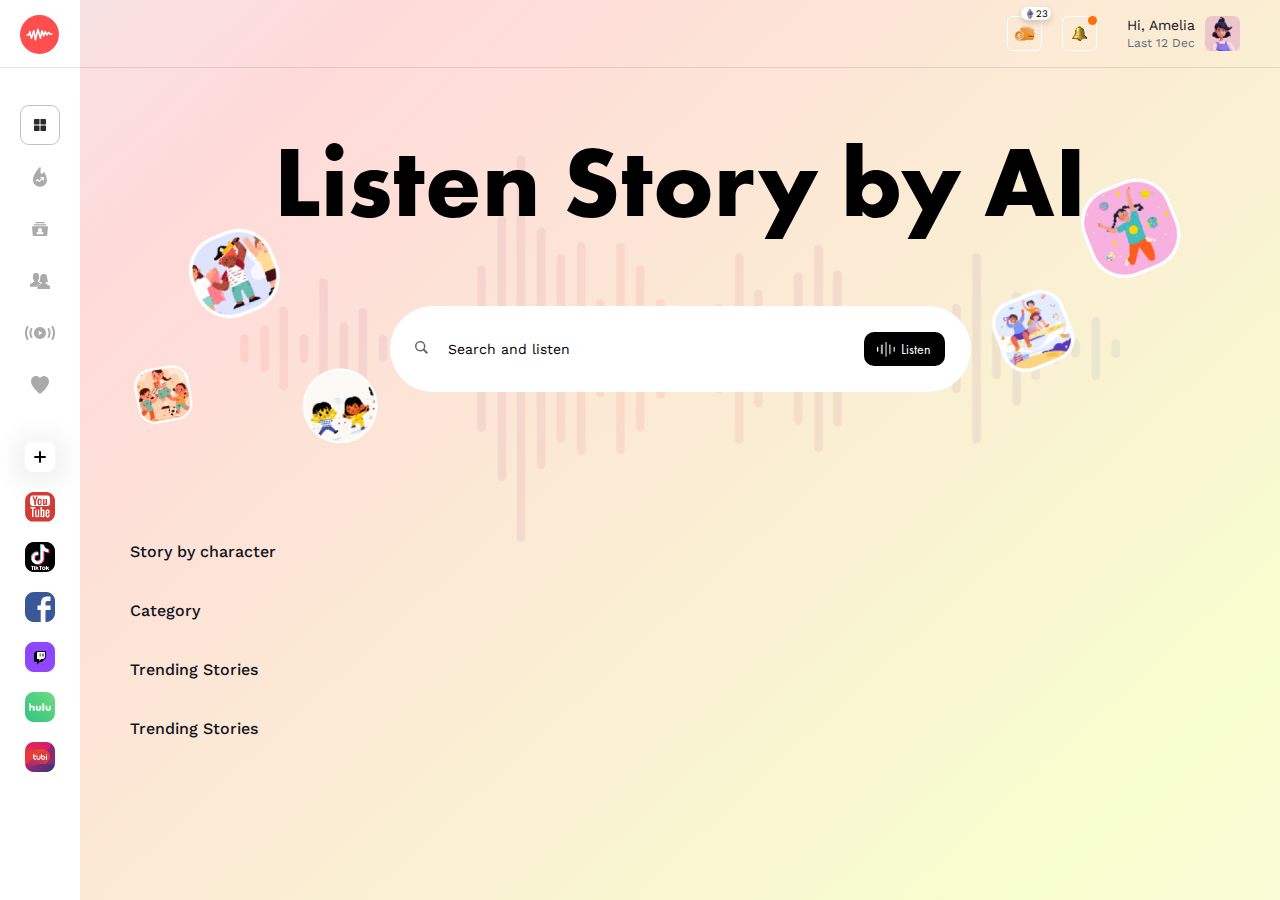
<file: index.html>
<!DOCTYPE html>
<html lang="en">

<head>
    <meta charset="UTF-8">
    <meta name="viewport" content="width=device-width, initial-scale=1.0">
    <title>Mummy - AI</title>
    <link rel="preconnect" href="https://fonts.googleapis.com">
    <link rel="preconnect" href="https://fonts.gstatic.com" crossorigin>
    <link href="https://fonts.googleapis.com/css2?family=Work+Sans:wght@400;500;600;700&display=swap" rel="stylesheet">
    <link rel="stylesheet" href="https://cdnjs.cloudflare.com/ajax/libs/OwlCarousel2/2.3.4/assets/owl.carousel.css"
        integrity="sha512-UTNP5BXLIptsaj5WdKFrkFov94lDx+eBvbKyoe1YAfjeRPC+gT5kyZ10kOHCfNZqEui1sxmqvodNUx3KbuYI/A=="
        crossorigin="anonymous" referrerpolicy="no-referrer" />
        <link href="https://cdn.jsdelivr.net/npm/bootstrap@5.0.2/dist/css/bootstrap.min.css" rel="stylesheet" integrity="sha384-EVSTQN3/azprG1Anm3QDgpJLIm9Nao0Yz1ztcQTwFspd3yD65VohhpuuCOmLASjC" crossorigin="anonymous">
    <link rel="stylesheet" href="css/style.css">
</head>

<body>
    <div class="page-flex container-fluid">
        <div class="sidebar">
            <div class="menu-btn">
                <img src="img/menu.svg" alt="">
            </div>
            <div class="logo-icon">
                <a href="index.html"><img src="img/logo.svg" alt=""></a>
            </div>
            <div class="sd-navmenu scrollable">
                <ul class="list-one">
                    <li><a href="#" class="active"><img src="img/sidebar-icons/dashboard.svg" alt=""></a></li>
                    <li><a href="#"><img src="img/sidebar-icons/trending.svg" alt=""></a></li>
                    <li><a href="#"><img src="img/sidebar-icons/user-list.svg" alt=""></a></li>
                    <li><a href="#"><img src="img/sidebar-icons/users.svg" alt=""></a></li>
                    <li><a href="#"><img src="img/sidebar-icons/streaming.svg" alt=""></a></li>
                    <li><a href="#"><img src="img/sidebar-icons/favorite.svg" alt=""></a></li>
                </ul>
                <ul class="list-two">
                    <li><a href="#" class="add-icon"><img src="img/social-icons/add-icon.png" alt=""></a></li>
                    <li><a href="#"><img src="img/social-icons/youtube.png" alt=""></a></li>
                    <li><a href="#"><img src="img/social-icons/tiktok.png" alt=""></a></li>
                    <li><a href="#"><img src="img/social-icons/fb.png" alt=""></a></li>
                    <li><a href="#"><img src="img/social-icons/twitch.png" alt=""></a></li>
                    <li><a href="#"><img src="img/social-icons/hulu.png" alt=""></a></li>
                    <li><a href="#"><img src="img/social-icons/tubi.png" alt=""></a></li>
                </ul>
            </div>
        </div>
        <div class="content-box container-fluid">
            <div class="header">
                <div class="coin-block">
                    <span class="coins"><img src="img/coin-ico.png" alt=""> 23</span>
                    <img src="img/coins.png" alt="">
                </div>
                <div class="notify-block">
                    <span class="status"></span>
                    <img src="img/notify.png" alt="">
                </div>
                <div class="admin-data">
                    <div class="ad-text">
                        <p>Hi, Amelia</p>
                        <span>Last 12 Dec</span>
                    </div>
                    <div class="ad-icon">
                        <img src="img/user-avatar.png" alt="">
                    </div>
                </div>
            </div>

            <div class="page-wrapper scrollable">
                <div class="title-search">
                    <h1>Listen Story by AI</h1>
                    <div class="search-block">
                        <div class="search-icon">
                            <img src="img/search.svg" alt="">
                        </div>
                        <input type="text" placeholder="Search and listen">
                        <button class="search-submit">
                            <img src="img/voice-note.png" alt="">
                            <span>Listen</span>
                        </button>
                    </div>
                    <div class="floating-icons">
                        <img src="img/floating-icons/img-1.png" alt="" class="img1">
                        <img src="img/floating-icons/img-2.png" alt="" class="img2">
                        <img src="img/floating-icons/img-3.png" alt="" class="img3">
                        <img src="img/floating-icons/img-4.png" alt="" class="img4">
                        <img src="img/floating-icons/img-5.png" alt="" class="img5">
                    </div>
                </div>

                <div class="slider-section story-slider">
                    <h3 class="sm-title">Story by character</h3>
                    <div class="owl-carousel owl-theme" id="story-slider">
                        <div class="item">
                            <div class="story-item">
                                <div class="story-img">
                                    <img src="img/story-icons/fiction.png" alt="">
                                </div>
                                <div class="story-status">
                                    103
                                </div>
                                <p>fiction</p>
                            </div>
                        </div>
                        <div class="item">
                            <div class="story-item">
                                <div class="story-img">
                                    <img src="img/story-icons/thriller.png" alt="">
                                </div>
                                <div class="story-status">
                                    live
                                </div>
                                <p>thriller</p>
                            </div>
                        </div>
                        <div class="item">
                            <div class="story-item">
                                <div class="story-img">
                                    <img src="img/story-icons/mystery.png" alt="">
                                </div>
                                <div class="story-status">
                                    Live <span class="live-status"></span>
                                </div>
                                <p>mystery</p>
                            </div>
                        </div>
                        <div class="item">
                            <div class="story-item">
                                <div class="story-img">
                                    <img src="img/story-icons/legend.png" alt="">
                                </div>
                                <div class="story-status">
                                    Live <span class="live-status"></span>
                                </div>
                                <p>legend</p>
                            </div>
                        </div>
                        <div class="item">
                            <div class="story-item">
                                <div class="story-img">
                                    <img src="img/story-icons/tall-tale.png" alt="">
                                </div>
                                <div class="story-status">
                                    Live <span class="live-status"></span>
                                </div>
                                <p>tall tale</p>
                            </div>
                        </div>
                        <div class="item">
                            <div class="story-item">
                                <div class="story-img">
                                    <img src="img/story-icons/myth.png" alt="">
                                </div>
                                <div class="story-status">
                                    Live <span class="live-status"></span>
                                </div>
                                <p>myth</p>
                            </div>
                        </div>
                        <div class="item">
                            <div class="story-item">
                                <div class="story-img">
                                    <img src="img/story-icons/biography.png" alt="">
                                </div>
                                <div class="story-status">
                                    Live <span class="live-status"></span>
                                </div>
                                <p>biography</p>
                            </div>
                        </div>
                        <div class="item">
                            <div class="story-item">
                                <div class="story-img">
                                    <img src="img/story-icons/short-story.png" alt="">
                                </div>
                                <div class="story-status">
                                    Live <span class="live-status"></span>
                                </div>
                                <p>short story</p>
                            </div>
                        </div>
                        <div class="item">
                            <div class="story-item">
                                <div class="story-img">
                                    <img src="img/story-icons/romance.png" alt="">
                                </div>
                                <div class="story-status">
                                    Live <span class="live-status"></span>
                                </div>
                                <p>romance</p>
                            </div>
                        </div>
                        <div class="item">
                            <div class="story-item">
                                <div class="story-img">
                                    <img src="img/story-icons/horror.png" alt="">
                                </div>
                                <div class="story-status">
                                    Live <span class="live-status"></span>
                                </div>
                                <p>horror</p>
                            </div>
                        </div>
                        <div class="item">
                            <div class="story-item">
                                <div class="story-img">
                                    <img src="img/story-icons/comedy.png" alt="">
                                </div>
                                <div class="story-status">
                                    Live <span class="live-status"></span>
                                </div>
                                <p>comedy</p>
                            </div>
                        </div>
                        <div class="item">
                            <div class="story-item">
                                <div class="story-img">
                                    <img src="img/story-icons/drama.png" alt="">
                                </div>
                                <div class="story-status">
                                    Live <span class="live-status"></span>
                                </div>
                                <p>drama</p>
                            </div>
                        </div>
                        <div class="item">
                            <div class="story-item">
                                <div class="story-img">
                                    <img src="img/story-icons/fantasy.png" alt="">
                                </div>
                                <div class="story-status">
                                    Live <span class="live-status"></span>
                                </div>
                                <p>fantasy</p>
                            </div>
                        </div>
                        <div class="item">
                            <div class="story-item">
                                <div class="story-img">
                                    <img src="img/story-icons/mystery.png" alt="">
                                </div>
                                <div class="story-status">
                                    Live <span class="live-status"></span>
                                </div>
                                <p>mystery</p>
                            </div>
                        </div>
                    </div>
                </div>

                <div class="slider-section category-slider">
                    <h3 class="sm-title">Category</h3>
                    <div class="owl-carousel owl-theme" id="category-slider">
                        <div class="item">
                            <div class="catg-item" style="background-color: #F8F4EC;">
                                <div class="catg-text">
                                    <p>Fiction Story</p>
                                    <span>15,789 videos</span>
                                    <button class="btn btn-primary">
                                        <img src="img/voice-note.png" />
                                        Listen
                                    </button>
                                </div>
                                <div class="catg-img">
                                    <img src="img/category-slider/fiction-story.png" alt="">
                                </div>                                
                            </div>
                        </div>
                        <div class="item">
                            <div class="catg-item" style="background-color: #DBF4FC;">
                                <div class="catg-text">
                                    <p>Thriller Story</p>
                                    <span>15,789 videos</span>
                                    <button class="btn btn-primary">
                                        <img src="img/voice-note.png" />
                                        Listen
                                    </button>
                                </div>
                                <div class="catg-img">
                                    <img src="img/category-slider/thriller-story.png" alt="">
                                </div>                                
                            </div>
                        </div>
                        <div class="item">
                            <div class="catg-item" style="background-color: #DEDEDE;">
                                <div class="catg-text">
                                    <p>Real Story</p>
                                    <span>15,789 videos</span>
                                    <a href="description.html" class="btn btn-primary">
                                        <img src="img/voice-note.png" />
                                        Listen
                                    </a>
                                </div>
                                <div class="catg-img" style="max-width: 45%;">
                                    <img src="img/category-slider/real-story.png" alt="">
                                </div>                                
                            </div>
                        </div>
                        <div class="item">
                            <div class="catg-item" style="background-color: #FFE6DD;">
                                <div class="catg-text">
                                    <p>Horror Story</p>
                                    <span>15,789 videos</span>
                                    <button class="btn btn-primary">
                                        <img src="img/voice-note.png" />
                                        Listen
                                    </button>
                                </div>
                                <div class="catg-img" style="max-width: 50%;">
                                    <img src="img/category-slider/horror-story.png" alt="">
                                </div>                                
                            </div>
                        </div>
                        <div class="item">
                            <div class="catg-item" style="background-color: #FFE6DD;">
                                <div class="catg-text">
                                    <p>Horror Story</p>
                                    <span>15,789 videos</span>
                                    <button class="btn btn-primary">
                                        <img src="img/voice-note.png" />
                                        Listen
                                    </button>
                                </div>
                                <div class="catg-img" style="max-width: 50%;">
                                    <img src="img/category-slider/horror-story.png" alt="">
                                </div>                                
                            </div>
                        </div>
                    </div>
                </div>

                <div class="slider-section trending-stories">
                    <h3 class="sm-title">Trending Stories</h3>
                    <div class="owl-carousel owl-theme" id="trending-slider1">
                        <div class="item">
                            <div class="trd-item">
                                <img src="img/trending-fiction.jpg" class="fixed-bg" alt="">
                                <div class="trd-flex">
                                    <span class="trd-tag">Fiction</span>
                                    <div class="trd-text">
                                        <button class="btn btn-link">
                                            <img src="img/listen-logo.svg" alt="">
                                            <span>Listen</span>
                                        </button>
                                        <p>Stephine King</p>
                                    </div>
                                </div>                                
                            </div>
                        </div>
                        <div class="item">
                            <div class="trd-item">
                                <img src="img/trending-real.jpg" class="fixed-bg" alt="">
                                <div class="trd-flex">
                                    <span class="trd-tag">Real</span>
                                    <div class="trd-text">
                                        <button class="btn btn-link">
                                            <img src="img/listen-logo.svg" alt="">
                                            <span>Listen</span>
                                        </button>
                                        <p>Stephine King</p>
                                    </div>
                                </div>                                
                            </div>
                        </div>
                        <div class="item">
                            <div class="trd-item">
                                <img src="img/trending-horror.jpg" class="fixed-bg" alt="">
                                <div class="trd-flex">
                                    <span class="trd-tag">Horror</span>
                                    <div class="trd-text">
                                        <button class="btn btn-link">
                                            <img src="img/listen-logo.svg" alt="">
                                            <span>Listen</span>
                                        </button>
                                        <p>Stephine King</p>
                                    </div>
                                </div>                                
                            </div>
                        </div>
                        <div class="item">
                            <div class="trd-item">
                                <img src="img/trending-games.jpg" class="fixed-bg" alt="">
                                <div class="trd-flex">
                                    <span class="trd-tag">Games</span>
                                    <div class="trd-text">
                                        <button class="btn btn-link">
                                            <img src="img/listen-logo.svg" alt="">
                                            <span>Listen</span>
                                        </button>
                                        <p>Stephine King</p>
                                    </div>
                                </div>                                
                            </div>
                        </div>
                        <div class="item">
                            <div class="trd-item">
                                <img src="img/trending-games.jpg" class="fixed-bg" alt="">
                                <div class="trd-flex">
                                    <span class="trd-tag">Games</span>
                                    <div class="trd-text">
                                        <button class="btn btn-link">
                                            <img src="img/listen-logo.svg" alt="">
                                            <span>Listen</span>
                                        </button>
                                        <p>Stephine King</p>
                                    </div>
                                </div>                                
                            </div>
                        </div>
                    </div>
                </div>

                <div class="slider-section trending-stories">
                    <h3 class="sm-title">Trending Stories</h3>
                    <div class="owl-carousel owl-theme" id="trending-slider2">
                        <div class="item">
                            <div class="trd-item">
                                <img src="img/trending-fiction.jpg" class="fixed-bg" alt="">
                                <div class="trd-flex">
                                    <span class="trd-tag">Fiction</span>
                                    <div class="trd-text">
                                        <button class="btn btn-link">
                                            <img src="img/listen-logo.svg" alt="">
                                            <span>Listen</span>
                                        </button>
                                        <p>Stephine King</p>
                                    </div>
                                </div>                                
                            </div>
                        </div>
                        <div class="item">
                            <div class="trd-item">
                                <img src="img/trending-real.jpg" class="fixed-bg" alt="">
                                <div class="trd-flex">
                                    <span class="trd-tag">Real</span>
                                    <div class="trd-text">
                                        <button class="btn btn-link">
                                            <img src="img/listen-logo.svg" alt="">
                                            <span>Listen</span>
                                        </button>
                                        <p>Stephine King</p>
                                    </div>
                                </div>                                
                            </div>
                        </div>
                        <div class="item">
                            <div class="trd-item">
                                <img src="img/trending-horror.jpg" class="fixed-bg" alt="">
                                <div class="trd-flex">
                                    <span class="trd-tag">Horror</span>
                                    <div class="trd-text">
                                        <button class="btn btn-link">
                                            <img src="img/listen-logo.svg" alt="">
                                            <span>Listen</span>
                                        </button>
                                        <p>Stephine King</p>
                                    </div>
                                </div>                                
                            </div>
                        </div>
                        <div class="item">
                            <div class="trd-item">
                                <img src="img/trending-games.jpg" class="fixed-bg" alt="">
                                <div class="trd-flex">
                                    <span class="trd-tag">Games</span>
                                    <div class="trd-text">
                                        <button class="btn btn-link">
                                            <img src="img/listen-logo.svg" alt="">
                                            <span>Listen</span>
                                        </button>
                                        <p>Stephine King</p>
                                    </div>
                                </div>                                
                            </div>
                        </div>
                        <div class="item">
                            <div class="trd-item">
                                <img src="img/trending-games.jpg" class="fixed-bg" alt="">
                                <div class="trd-flex">
                                    <span class="trd-tag">Games</span>
                                    <div class="trd-text">
                                        <button class="btn btn-link">
                                            <img src="img/listen-logo.svg" alt="">
                                            <span>Listen</span>
                                        </button>
                                        <p>Stephine King</p>
                                    </div>
                                </div>                                
                            </div>
                        </div>
                    </div>
                </div>

            </div>
        </div>
    </div>

    <script src="https://cdnjs.cloudflare.com/ajax/libs/jquery/3.7.0/jquery.min.js"
        integrity="sha512-3gJwYpMe3QewGELv8k/BX9vcqhryRdzRMxVfq6ngyWXwo03GFEzjsUm8Q7RZcHPHksttq7/GFoxjCVUjkjvPdw=="
        crossorigin="anonymous" referrerpolicy="no-referrer"></script>
    <script src="https://cdnjs.cloudflare.com/ajax/libs/OwlCarousel2/2.3.4/owl.carousel.min.js"
        integrity="sha512-bPs7Ae6pVvhOSiIcyUClR7/q2OAsRiovw4vAkX+zJbw3ShAeeqezq50RIIcIURq7Oa20rW2n2q+fyXBNcU9lrw=="
        crossorigin="anonymous" referrerpolicy="no-referrer"></script>
    <script src="index.js"></script>
</body>

</html>
</file>
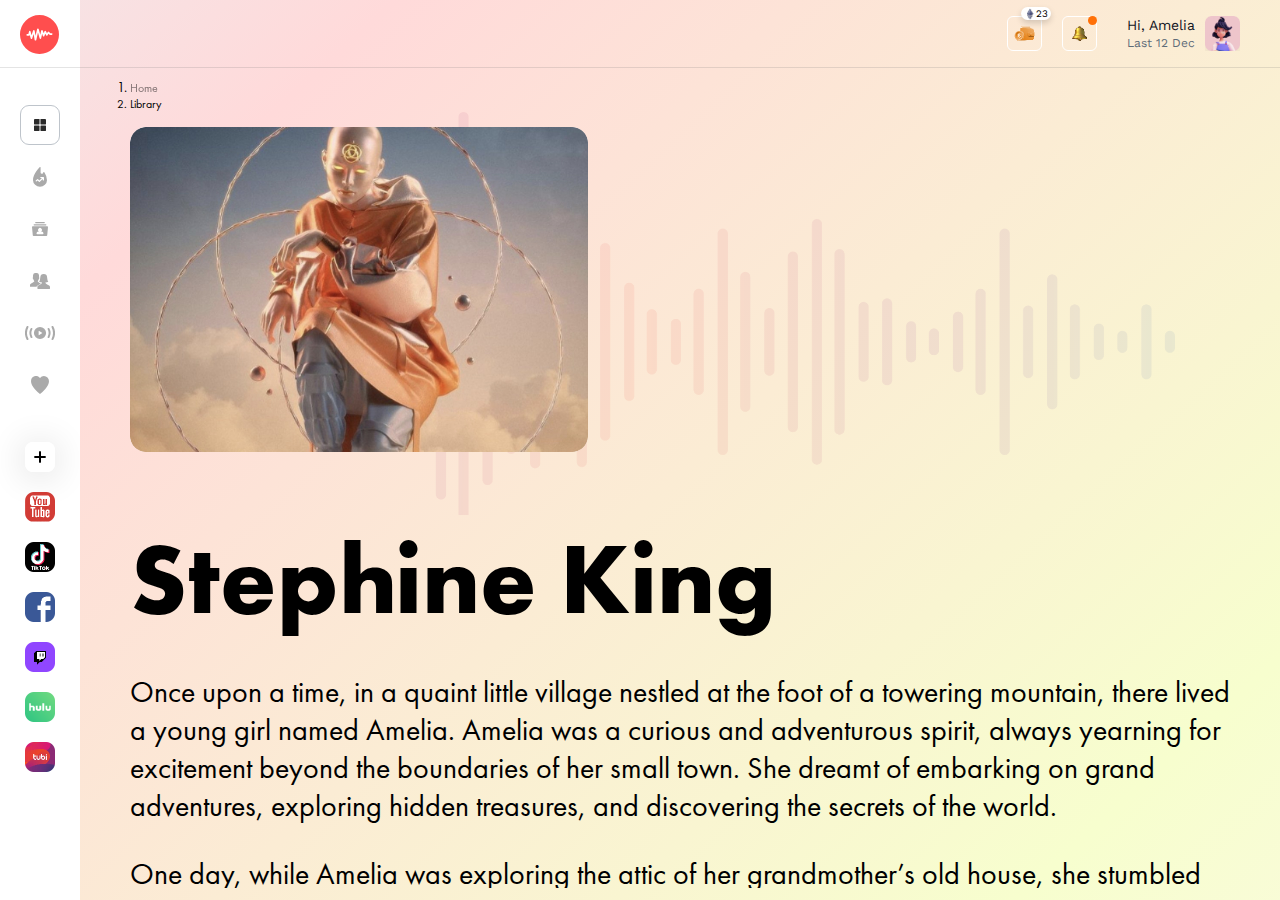
<file: description.html>
<!DOCTYPE html>
<html lang="en">

<head>
    <meta charset="UTF-8">
    <meta name="viewport" content="width=device-width, initial-scale=1.0">
    <title>Mummy - AI</title>
    <link rel="preconnect" href="https://fonts.googleapis.com">
    <link rel="preconnect" href="https://fonts.gstatic.com" crossorigin>
    <link href="https://fonts.googleapis.com/css2?family=Work+Sans:wght@400;500;600;700&display=swap" rel="stylesheet">
    <link rel="stylesheet" href="https://cdnjs.cloudflare.com/ajax/libs/OwlCarousel2/2.3.4/assets/owl.carousel.css"
        integrity="sha512-UTNP5BXLIptsaj5WdKFrkFov94lDx+eBvbKyoe1YAfjeRPC+gT5kyZ10kOHCfNZqEui1sxmqvodNUx3KbuYI/A=="
        crossorigin="anonymous" referrerpolicy="no-referrer" />
        <link href="https://cdn.jsdelivr.net/npm/bootstrap@5.0.2/dist/css/bootstrap.min.css" rel="stylesheet" integrity="sha384-EVSTQN3/azprG1Anm3QDgpJLIm9Nao0Yz1ztcQTwFspd3yD65VohhpuuCOmLASjC" crossorigin="anonymous">
    <link rel="stylesheet" href="css/style.css">
</head>

<body>
    <div class="page-flex container-fluid">
        <div class="sidebar">
            <div class="menu-btn">
                <img src="img/menu.svg" alt="">
            </div>
            <div class="logo-icon">
                <a href="index.html"><img src="img/logo.svg" alt=""></a>
            </div>
            <div class="sd-navmenu scrollable">
                <ul class="list-one">
                    <li><a href="#" class="active"><img src="img/sidebar-icons/dashboard.svg" alt=""></a></li>
                    <li><a href="#"><img src="img/sidebar-icons/trending.svg" alt=""></a></li>
                    <li><a href="#"><img src="img/sidebar-icons/user-list.svg" alt=""></a></li>
                    <li><a href="#"><img src="img/sidebar-icons/users.svg" alt=""></a></li>
                    <li><a href="#"><img src="img/sidebar-icons/streaming.svg" alt=""></a></li>
                    <li><a href="#"><img src="img/sidebar-icons/favorite.svg" alt=""></a></li>
                </ul>
                <ul class="list-two">
                    <li><a href="#" class="add-icon"><img src="img/social-icons/add-icon.png" alt=""></a></li>
                    <li><a href="#"><img src="img/social-icons/youtube.png" alt=""></a></li>
                    <li><a href="#"><img src="img/social-icons/tiktok.png" alt=""></a></li>
                    <li><a href="#"><img src="img/social-icons/fb.png" alt=""></a></li>
                    <li><a href="#"><img src="img/social-icons/twitch.png" alt=""></a></li>
                    <li><a href="#"><img src="img/social-icons/hulu.png" alt=""></a></li>
                    <li><a href="#"><img src="img/social-icons/tubi.png" alt=""></a></li>
                </ul>
            </div>
        </div>
        <div class="content-box container-fluid">
            <div class="header">
                <div class="coin-block">
                    <span class="coins"><img src="img/coin-ico.png" alt=""> 23</span>
                    <img src="img/coins.png" alt="">
                </div>
                <div class="notify-block">
                    <span class="status"></span>
                    <img src="img/notify.png" alt="">
                </div>
                <div class="admin-data">
                    <div class="ad-text">
                        <p>Hi, Amelia</p>
                        <span>Last 12 Dec</span>
                    </div>
                    <div class="ad-icon">
                        <img src="img/user-avatar.png" alt="">
                    </div>
                </div>
            </div>

            <div class="page-wrapper scrollable">
                <div class="container">
                    <div class="row">
                        <div class="col-md-10">
                            <nav aria-label="breadcrumb">
                                <ol class="breadcrumb">
                                  <li class="breadcrumb-item"><a href="#">Home</a></li>
                                  <li class="breadcrumb-item active" aria-current="page">Library</li>
                                </ol>
                              </nav>
                              <div class="hero-inner">
                                <div class="card-block">
                                    <img src="img/trending-fiction.jpg" alt="">
                                </div>
                              </div>
                              <div class="audio-block">
                                <audio></audio>
                              </div>
                              <div class="title-desc">
                                <h1>Stephine King</h1>
                                <p>Once upon a time, in a quaint little village nestled at the foot of a towering mountain, there lived a young girl named Amelia. Amelia was a curious and adventurous spirit, always yearning for excitement beyond the boundaries of her small town. She dreamt of embarking on grand adventures, exploring hidden treasures, and discovering the secrets of the world.</p>
                                <p>One day, while Amelia was exploring the attic of her grandmother’s old house, she stumbled upon a dusty, leather-bound book. Intrigued, she carefully opened its pages and found herself face-to-face with a map—a map that revealed a hidden island named Arcadia, a place shrouded in mystery and wonder. The map depicted lush forests, sparkling waterfalls, and a magnificent castle nestled in the heart of the island.</p>
                                <p>Unable to resist the allure of the unknown, Amelia decided to set sail for Arcadia, leaving behind her familiar village and embarking on the journey of a lifetime. With her loyal companion, a mischievous talking fox named Jasper, by her side, she boarded a small ship and set sail across the vast ocean.</p>
                                <p>Days turned into weeks, and the ship battled treacherous storms, but Amelia’s determination remained unyielding. Finally, after what felt like an eternity, Arcadia emerged on the horizon—a picturesque paradise waiting to be explored. As they disembarked, Amelia and Jasper were greeted by a mesmerizing forest filled with vibrant flowers and enchanting melodies of birds.</p>
                                <p>Guided by the map’s intricate directions, Amelia and Jasper ventured deeper into the heart of the island. They encountered magical creatures—a playful family of fairies, a gentle giant with a heart of gold,</p>
                              </div>
                        </div>
                    </div>                    
                </div>
            </div>
        </div>
    </div>

    <script src="https://cdnjs.cloudflare.com/ajax/libs/jquery/3.7.0/jquery.min.js"
        integrity="sha512-3gJwYpMe3QewGELv8k/BX9vcqhryRdzRMxVfq6ngyWXwo03GFEzjsUm8Q7RZcHPHksttq7/GFoxjCVUjkjvPdw=="
        crossorigin="anonymous" referrerpolicy="no-referrer"></script>
    <script src="https://cdnjs.cloudflare.com/ajax/libs/OwlCarousel2/2.3.4/owl.carousel.min.js"
        integrity="sha512-bPs7Ae6pVvhOSiIcyUClR7/q2OAsRiovw4vAkX+zJbw3ShAeeqezq50RIIcIURq7Oa20rW2n2q+fyXBNcU9lrw=="
        crossorigin="anonymous" referrerpolicy="no-referrer"></script>
    <script src="index.js"></script>
</body>

</html>
</file>
<file: css/style.css>
* {
    margin: 0;
    padding: 0;
    box-sizing: border-box;
}

html,
body {
    height: 100%;
}

body {
    background: transparent url('../img/bg.svg') 0% 0% no-repeat padding-box;
    background-size: cover;
    font-family: 'Work Sans', sans-serif !important;
    font-size: 14px;
    overflow-x: hidden;
}

img {
    max-width: 100%;
}

@font-face {
    font-family: futuraBold;
    src: url(../fonts/FuturaPTBold.otf);
}

@font-face {
    font-family: futura;
    src: url(../fonts/FuturaPTBook.otf);
}
ul{
    padding: 0;
    margin: 0;
}
.container-fluid{
    padding: 0;
}

/** Custom Scrollbar **/
.scrollable::-webkit-scrollbar {
    width: 8px;
}

.scrollable::-webkit-scrollbar-track {
    /* box-shadow: inset 0 0 6px rgba(0, 0, 0, 0.3); */
    background-color: #efefef;
    border-radius: 50px;
}

.scrollable::-webkit-scrollbar-thumb {
    background-color: darkgrey;
    /* outline: 1px solid slategrey; */
    border-radius: 50px;
}


.page-flex {
    display: flex;
    justify-content: flex-start;
    align-items: stretch;
    height: 100%;
}

.sidebar {
    height: 100%;
    background-color: #fff;
    width: 80px;
}

.sidebar .logo-icon {
    border-bottom: 1px solid #75757531;
    padding: 15px 20px 14px;
    height: 68px;
}

.sd-navmenu {
    height: 88%;
    overflow-y: auto;
}

.sd-navmenu .list-one {
    list-style-type: none;
    display: flex;
    justify-content: flex-start;
    align-items: center;
    gap: 12px;
    flex-direction: column;
    margin-top: 37px;
}

.sd-navmenu .list-one li a {
    display: flex;
    justify-content: center;
    align-items: center;
    width: 40px;
    height: 40px;
    border: 1px solid transparent;
    border-radius: 9px;
}

.sd-navmenu .list-one li a:hover {
    border-color: #BEC4CB;
    transition: .3s;
}

.sd-navmenu .list-one li a:hover img {
    filter: invert(1) brightness(0.5);
    transition: .3s;
}

.sd-navmenu .list-one li a.active {
    border-color: #BEC4CB;
}

.sd-navmenu .list-one li a.active img {
    filter: invert(1) brightness(0.5);
}

.sd-navmenu .list-two {
    list-style-type: none;
    display: flex;
    justify-content: flex-start;
    align-items: center;
    gap: 20px;
    flex-direction: column;
    margin-top: 37px;
}

.sd-navmenu .list-two li a {
    display: block;
    width: 30px;
    height: 30px;
}

.add-icon img {
    box-shadow: rgba(0, 0, 0, 0.16) 0px 3px 36px 0px;
    border-radius: 8px;
}

/** content styles **/
.content-box {
    width: calc(100% - 80px);
}

.header {
    height: 68px;
    padding: 15px 40px;
    border-bottom: 1px solid #75757531;
    display: flex;
    justify-content: flex-end;
    align-items: center;
}

.admin-data {
    display: flex;
    justify-content: flex-end;
    align-items: center;
    gap: 10px;
    margin-left: 30px;
}

.ad-icon {
    width: 35px;
    height: 35px;
}

.ad-text p {
    font-size: 14px;
    color: #11131E;
    margin-bottom: 3px;
}

.ad-text span {
    color: #5F6C79;
    font-size: 12px;
    display: block;
}

.notify-block {
    width: 35px;
    height: 35px;
    border: 1px solid #fff;
    border-radius: 6px;
    padding: 6px 9px;
    display: flex;
    justify-content: center;
    align-items: center;
    position: relative;
    margin-left: 20px;
}

.notify-block .status {
    background-color: #FF7007;
    width: 9px;
    height: 9px;
    border-radius: 50px;
    position: absolute;
    top: -1px;
    right: -1px;
}

.coin-block {
    width: 35px;
    height: 35px;
    border: 1px solid #fff;
    border-radius: 6px;
    padding: 3px 6px;
    display: flex;
    justify-content: center;
    align-items: center;
    position: relative;
}

span.coins {
    /* width: 22px; */
    height: 13px;
    box-shadow: 0px 3px 6px #00000029;
    border-radius: 43px;
    background: #fff;
    font-size: 10px;
    display: flex;
    justify-content: flex-start;
    align-items: center;
    position: absolute;
    top: -10px;
    right: -10px;
    padding: 2.5px 3px;
}

span.coins img {
    width: 12px;
    height: 12px;
}

/** page styles **/
.page-wrapper {
    padding-left: 50px;
    padding-right: 50px;
    height: calc(100% - 80px);
    overflow-y: auto;
}

.title-search {
    text-align: center;
    padding: 0px 0px 150px;
    background-image: url(../img/title-bg.png);
    background-size: contain;
    background-position: bottom center;
    background-repeat: no-repeat;
    position: relative;
    width: 80%;
    margin: 0 auto;
    margin-top: 50px;
}

.title-search h1 {
    font-family: 'futuraBold', sans-serif;
    font-size: 100px;
    color: #000;
    margin-top: 0;
    margin-bottom: 60px;
}

.search-block {
    width: 581px;
    height: 86px;
    margin: 0 auto;
    background: #fff;
    border-radius: 90px;
    display: flex;
    justify-content: center;
    align-items: center;
}

.search-block input {
    font-family: 'Work Sans', sans-serif;
    width: 75%;
    border: none;
    padding: 20px;
    color: #000;
    outline: none;
    font-size: 14px;
}

.search-block input::placeholder {
    color: #000000;
}

button.search-submit {
    font-family: 'futura';
    font-size: 14px;
    width: 81px;
    height: 34px;
    border: none;
    display: flex;
    justify-content: center;
    align-items: center;
    gap: 6px;
    background: #000;
    border-radius: 10px;
    padding: 10px;
    color: #fff;
}

.search-submit img {
    width: 18px;
    height: 15px;
}

.floating-icons img {
    position: absolute;
}

.img1 {
    top: 26%;
    left: -6%;
    zoom: .6;
}

.img2 {
    left: -13%;
    zoom: .6;
    bottom: 26%;
}

.img3 {
    bottom: 23%;
    left: 7%;
    zoom: .6;
}

.img4 {
    right: 5%;
    top: 40%;
    zoom: .6;
}

.img5 {
    right: -7%;
    top: 14%;
    zoom: .6;
}

.sm-title {
    font-size: 16px;
    color: #11131E;
    margin-bottom: 20px;
    font-weight: 500;
}

.story-img {
    border: 1px dashed #EA4C89;
    border-radius: 100px;
    padding: 5px;
    margin-bottom: -13px;
}

.slider-section{
    margin-bottom: 40px;
}

.story-status {
    box-shadow: 0px 3px 16px #0000001A;
    border-radius: 40px;
    background: #fff;
    display: inline-flex;
    padding: 5px 14px;
    text-transform: capitalize;
    justify-content: center;
    align-items: center;
    gap: 4px;
    margin-bottom: 12px;
}

.story-status .live-status {
    width: 10px;
    height: 10px;
    border-radius: 50px;
    background: #EA4C89;
}

.story-item {
    text-align: center;
}

.story-item p {
    text-transform: capitalize;
    color: #11131E;
    margin: 0;
    font-weight: 500;
}
button.owl-next {
    position: absolute;
    top: 50%;
    transform: translateY(-50%);
    right: -13px;
    border-radius: 50%;
    display: flex;
    justify-content: center;
    align-items: center;
    box-shadow: 0px 0px 30px #0000001A;
    width: 25px;
}
button.owl-prev {
    width: 25px;
    position: absolute;
    top: 50%;
    transform: translateY(-50%) rotate(-180deg);
    left: -15px;
    border-radius: 50%;
    display: flex;
    justify-content: center;
    align-items: center;
    box-shadow: 0px 0px 30px #0000001A;
}
button.owl-prev.disabled,
button.owl-next.disabled {
    opacity: 0;
}
#story-slider button.owl-next,
#story-slider button.owl-prev {
    top: 20%;
}

.catg-item {
    display: flex;
    justify-content: space-between;
    align-items: center;
    border-radius: 10px;
    padding: 10px 20px;
    min-height: 145px;
}
.catg-text p{
    font-size: 18px;
    color: #11131E;
    margin-bottom: 10px;
    font-weight: 600;
}
.catg-text span{
    display: block;
    color: #67696F;
    font-size: 12px;
    margin-bottom: 17px;
}
.btn-primary {
    font-family: 'futura';
    height: 34px;
    border: none;
    background: #000;
    padding: 10px;
    color: #fff;
    border-radius: 50px;
    display: flex;
    justify-content: center;
    align-items: center;
    gap: 6px;
}
.btn-primary img {
    width: 18px;
    height: 15px;
}
.catg-img {
    position: absolute;
    right: 0;
    bottom: 0;
    max-width: 40%;
}

.trd-item {
    border-radius: 20px;
    overflow: hidden;
    padding: 15px 20px;
}

.trd-item img.fixed-bg {
    position: absolute;
    top: 0;
    left: 0;
    right: 0;
    border: 0;
    z-index: -1;
    width: 100%;
    height: 100%;
    object-fit: cover;
    overflow: hidden;
    border-radius: 20px;
}

.trd-flex {
    position: relative;
    z-index: 1;
    display: flex;
    justify-content: space-between;
    align-items: flex-start;
    flex-direction: column;
    gap: 90px;
}
span.trd-tag {
    padding: 5px 7px;
    background: #FFFFFF;
    font-size: 10px;
    color: #11131E;
    border-radius: 50px;
    font-weight: 500;
}
.trd-item {
    border-radius: 10px;
    overflow: hidden;
    padding: 15px 20px;
    position: relative;
    cursor: pointer;
}
.trd-item::before {
    background: linear-gradient(180deg, rgb(0 0 0 / 0%) 0%, rgb(0 0 0 / 0%) 51.56%, rgb(0 0 0 / 53%) 100%), url(<path-to-image>), #00000021 -108px -76px / 136.842% 152.153% no-repeat;
    content: "";
    position: absolute;
    left: 0;
    right: 0;
    top: 0;
    bottom: 0;
}

.trd-item img.fixed-bg {
    position: absolute;
    top: 0;
    left: 0;
    right: 0;
    border: 0;
    z-index: -1;
    width: 100%;
    height: 100%;
    object-fit: cover;
    overflow: hidden;
    border-radius: 10px;
    transition: .5s;
}
.trd-item:hover .fixed-bg{
    transform: scale(1.3);
    transition: .5s;
}
.trd-flex {
    position: relative;
    z-index: 1;
    display: flex;
    justify-content: space-between;
    align-items: flex-start;
    flex-direction: column;
    gap: 90px;
}

span.trd-tag {
    padding: 5px 7px;
    background: #FFFFFF;
    font-size: 10px;
    color: #11131E;
    border-radius: 50px;
    font-weight: 500;
}

button.btn.btn-link {
    display: flex;
    justify-content: flex-start;
    align-items: center;
    padding: 0;
    gap: 8px;
    font-size: 12px;
    color: #FFFFFF;
    text-decoration: none;
    font-weight: 500;
}

button.btn.btn-link img {
    width: 25px;
}

.trd-text p {
    margin: 10px 0 0 0;
    font-size: 18px;
    color: #FFFFFF;
    font-weight: 500;
}
.breadcrumb{
    margin-top: 10px;
    font-family: 'futura';
}
.breadcrumb-item a{
    font-size: 12px;
    color: #000000;
    opacity: .5;
    text-decoration: none;
}
.breadcrumb-item.active{
    font-size: 12px;
    color: #000 !important;
    opacity: 1;
}
.card-block{
    background-image: url(../img/title-bg.png);
    background-size: 95%;
    background-repeat: no-repeat;
    padding: 15px 0px 60px 0;
}
.card-block img{
    height: 325px;
    border-radius: 16px;
}
.title-desc h1{
    font-family: 'futuraBold';
    font-size: 100px;
    color: #000;
    margin-bottom: 30px;
}
.title-desc p{
    font-family: 'futura';
    font-size: 30px;
    color: #000000;
    line-height: 38px;
    margin-bottom: 30px;
}
.menu-btn{
    display: none;
}

@media screen and (max-width: 767px) {  
    .header{
        padding: 15px;
    }  
    .sidebar {
        position: absolute;
        left: 0;
        top: 0;
        bottom: 0;
        z-index: 999;
        transform: translateX(-80px);
        transition: .3s;
    }
    .active-sidebar {
        transform: translate(0);
        transition: .3s;
    }
    .menu-btn {
        width: 40px;
        height: 40px;
        position: absolute;
        right: -40px;
        top: 15px;
        display: block;
        z-index: 1;
        text-align: center;
        line-height: 36px;
    }
    .menu-btn.active-menu {
        background: #fff;
    }
    
    .menu-btn.active-menu img {
        transform: rotate(90deg);
        transition: .3s;
    }
    .content-box {
        width: 100%;
    }
    .page-wrapper{
        width: 100%;
        padding: 0 15px;
    }
    .title-search{
        width: initial;
        background-position: top center;
    }
    .title-search h1{
        font-size: 28px;
    }
    .search-block{
        width: 100%;
        height: initial;
    }
    .search-block input{
        width: initial;
    }
    .img1 {
        top: -9%;
    left: -1%;
    zoom: 0.3;
    }
    .img2 {
        left: -3%;
        top: 14%;
        zoom: .3;
        bottom: initial;
    }
    .img3 {
        bottom: 24%;
        left: 3%;
        zoom: .4;
    }
    .img4 {
        right: 5%;
        top: 55%;
        zoom: .3;
    }
    .img5 {
        right: -3%;
    top: 10%;
    zoom: .3;
    }
    #story-slider button.owl-next, #story-slider button.owl-prev {
        top: 30%;
    }
    button.owl-next{
        right: -10px;
    }
    button.owl-prev{
        left: -10px;
    }
    .card-block{
        padding-bottom: 30px;
        background-size: 100%;
        background-position: center center;
    }
    .card-block img{
        height: initial;
        width: 80%;
    }
    .title-desc h1 {
        font-size: 32px;
    }
    .title-desc p {
        font-size: 18px;
        line-height: 24px;
    }
    .catg-item{
        padding: 40px 20px;
    }
}
</file>
